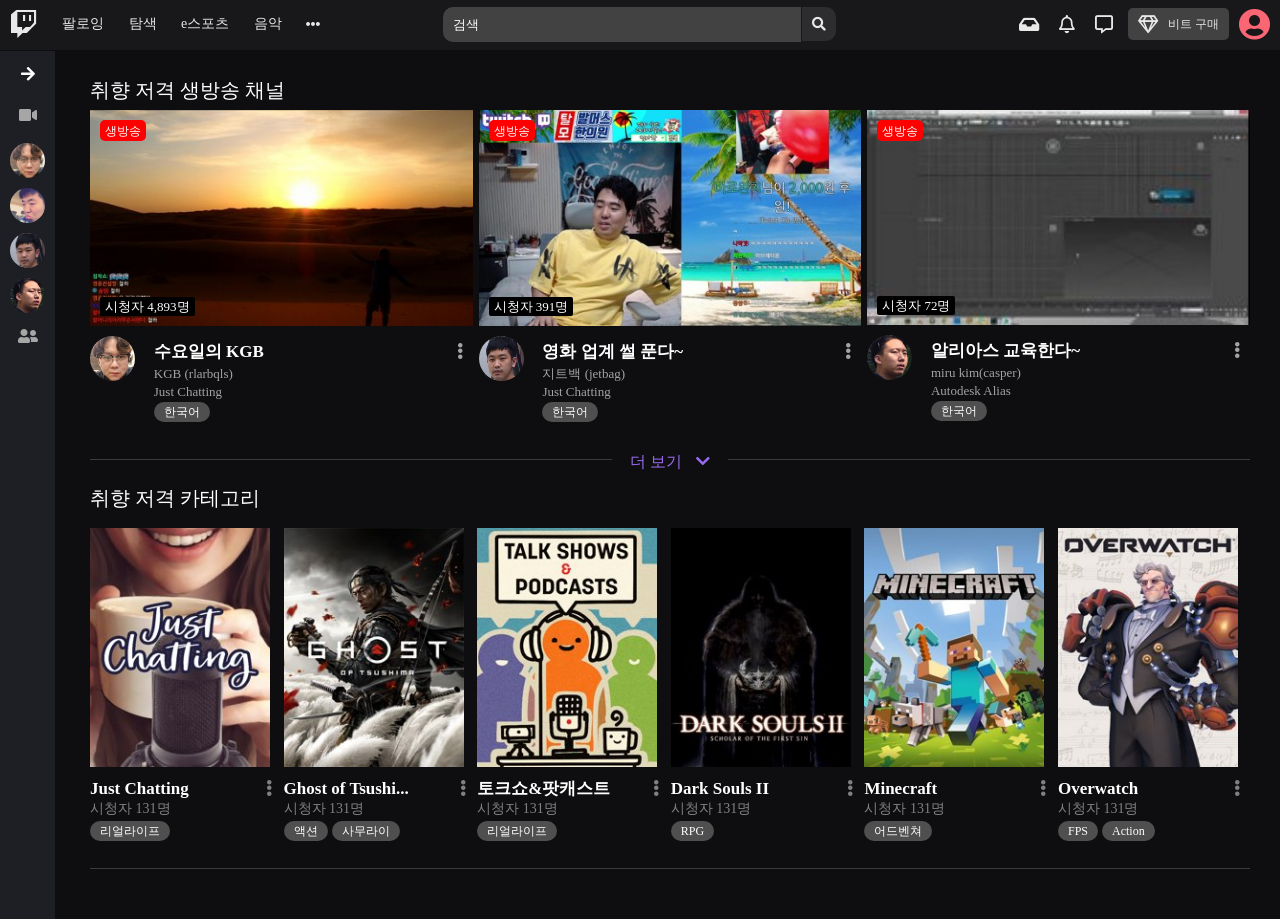
<file: index.html>
<!DOCTYPE html>
<html lang="en">
  <head>
    <meta charset="UTF-8" />
    <meta name="viewport" content="width=device-width, initial-scale=1.0" />
    <link
      rel="stylesheet"
      href="https://use.fontawesome.com/releases/v5.14.0/css/all.css"
      integrity="sha384-HzLeBuhoNPvSl5KYnjx0BT+WB0QEEqLprO+NBkkk5gbc67FTaL7XIGa2w1L0Xbgc"
      crossorigin="anonymous"
    />
    <link rel="stylesheet" href="css/styles.css" />
    <title>Twitch</title>
  </head>
  <body>
    <header class="header">
      <div class="header__column">
        <a href="index.html" class="header__link">
          <i class="fab fa-twitch fa-2x"></i>
        </a>
        <a href="following.html" class="header__link">
          <span class="header__title">팔로잉</span>
        </a>
        <a href="explore.html" class="header__link">
          <span class="header__title">탐색</span>
        </a>

        <a href="esports.html" class="header__link">
          <span class="header__title">e스포츠</span>
        </a>
        <a href="music.html" class="header__link">
          <span class="header__title">음악</span>
        </a>
        <a href="" class="header__link">
          <i class="fas fa-ellipsis-h"></i>
        </a>
      </div>

      <div class="header__column">
        <span class="header__search-bar">
          <input type="text" class="header__search-text" placeholder="검색" />
          <i class="fas fa-search"></i>
        </span>
      </div>
      <div class="header__column">
        <i class="fas fa-inbox header__btn"></i>
        <i class="far fa-bell header__btn"></i>
        <i class="far fa-comment-alt header__btn"></i>
        <span class="header__btn buy-btn">
          <i class="far fa-gem"></i>
          <span class="header__btn-title">비트 구매</span>
        </span>
        <i class="fas fa-user-circle fa-2x user__profile"></i>
      </div>
    </header>
    <nav class="nav">
      <i class="fas fa-arrow-right"></i>
      <i class="fas fa-video"></i>
      <img src="images/user1.png" class="nav__user" />
      <img src="images/user2.png" class="nav__user" />
      <img src="images/user3.png" class="nav__user" />
      <img src="images/user4.png" class="nav__user" />
      <i class="fas fa-user-friends"></i>
    </nav>
    <main class="main">
      <div class="screen">
        <div class="screen__carousel"></div>
        <div class="screen__channels">
          <div class="screen__channels__title">취향 저격 생방송 채널</div>
          <ul class="screen__channels-list">
            <li class="channel">
              <div class="channel__screen">
                <img src="images/screen1.jpg" class="channel__screen-shot" />
                <span class="channel__screen-status">생방송</span>
                <span class="channel__screen-number">시청자 4,893명</span>
              </div>

              <div class="channel__info">
                <div class="channel__column">
                <img src="images/user1.png" class="channel__user" />
                </div>
                <div class="channel__column">
                  <div class="channel__row">
                    <div class="channel__descript">
                      <div class="channel__title">수요일의 KGB</div>
                      <div class="channel__name">KGB (rlarbqls)</div>
                      <div class="channel__status">Just Chatting</div>
                    </div>
                    <div class="channel__more-btn">
                      <i class="fas fa-ellipsis-v"></i>
                    </div>
                  </div>
                  <div class="channel__row">
                    <div class="channel__tag">
                      <span class="tag__name">한국어</span>
                    </div>
                  </div>
                </div>
              </div>
            </li>
            <li class="channel">
              <div class="channel__screen">
                <img src="images/screen3.jpg" class="channel__screen-shot" />
                <span class="channel__screen-status">생방송</span>
                <span class="channel__screen-number">시청자 391명</span>
              </div>

              <div class="channel__info">
                <div class="channel__column">
                <img src="images/user3.png" class="channel__user" />
                </div>
                <div class="channel__column">
                  <div class="channel__row">
                    <div class="channel__descript">
                      <div class="channel__title">영화 업계 썰 푼다~</div>
                      <div class="channel__name">지트백 (jetbag)</div>
                      <div class="channel__status">Just Chatting</div>
                    </div>
                    <div class="channel__more-btn">
                      <i class="fas fa-ellipsis-v"></i>
                    </div>
                  </div>
                  <div class="channel__row">
                    <div class="channel__tag">
                      <span class="tag__name">한국어</span>
                    </div>
                  </div>
                </div>
              </div>
            </li><li class="channel">
              <div class="channel__screen">
                <img src="images/screen4.jpg" class="channel__screen-shot" />
                <span class="channel__screen-status">생방송</span>
                <span class="channel__screen-number">시청자 72명</span>
              </div>

              <div class="channel__info">
                <div class="channel__column">
                <img src="images/user4.png" class="channel__user" />
                </div>
                <div class="channel__column">
                  <div class="channel__row">
                    <div class="channel__descript">
                      <div class="channel__title">알리아스 교육한다~</div>
                      <div class="channel__name">miru kim(casper)</div>
                      <div class="channel__status">Autodesk Alias</div>
                    </div>
                    <div class="channel__more-btn">
                      <i class="fas fa-ellipsis-v"></i>
                    </div>
                  </div>
                  <div class="channel__row">
                    <div class="channel__tag">
                      <span class="tag__name">한국어</span>
                    </div>
                  </div>
                </div>
              </div>
            </li>
          </ul>
        </div>
        <section class="screen__division-btn">
          <div class="screen__division-half"></div>
          <div class="division__button">더 보기 
            <i class="fas fa-chevron-down"></i>
          </div>
          <div class="screen__division-half"></div>
        </section>
        <div class="screen__categories">
          <div class="screen__channels__title">취향 저격 카테고리</div>
          <ul class="screen__categories-list">
            <li class="category">
              <img
                src="images/Just Chatting-188x250.jpg"
                alt=""
                class="category__picture"
              />
              <div class="category__title">
                <span class="title-name">Just Chatting</span>
                <i class="fas fa-ellipsis-v"></i>
              </div>
              <span class="category__number">시청자 131명</span>
              <span class="tag__name">리얼라이프</span>
            </li>
            <li class="category">
              <img
                src="images/Ghost of Tsushima-188x250.jpg"
                alt=""
                class="category__picture"
              />
              <div class="category__title">
                <span class="title-name">Ghost of Tsushi...</span>
                <i class="fas fa-ellipsis-v"></i>
              </div>
              <span class="category__number">시청자 131명</span>
              <span class="tag__name">액션</span>
              <span class="tag__name">사무라이</span>
            </li>
            <li class="category">
              <img
                src="images/Talk Shows & Podcasts-188x250.jpg"
                alt=""
                class="category__picture"
              />
              <div class="category__title">
                <span class="title-name">토크쇼&팟캐스트</span>
                <i class="fas fa-ellipsis-v"></i>
              </div>
              <span class="category__number">시청자 131명</span>
              <span class="tag__name">리얼라이프</span>
            </li>
            <li class="category">
              <img
                src="images/Dark Souls II_ Scholar of the First Sin-188x250.jpg"
                alt=""
                class="category__picture"
              />
              <div class="category__title">
                <span class="title-name">Dark Souls II</span>
                <i class="fas fa-ellipsis-v"></i>
              </div>
              <span class="category__number">시청자 131명</span>
              <span class="tag__name">RPG</span>
            </li>
            <li class="category">
              <img
                src="images/Minecraft-188x250.jpg"
                alt=""
                class="category__picture"
              />
              <div class="category__title">
                <span class="title-name">Minecraft</span>
                <i class="fas fa-ellipsis-v"></i>
              </div>
              <span class="category__number">시청자 131명</span>
              <span class="tag__name">어드벤쳐</span>
            </li>
            <li class="category">
              <img
                src="images/Overwatch-188x250.jpg"
                alt=""
                class="category__picture"
              />
              <div class="category__title">
                <span class="title-name">Overwatch</span>
                <i class="fas fa-ellipsis-v"></i>
              </div>
              <span class="category__number">시청자 131명</span>
              <span class="tag__name">FPS</span>
              <span class="tag__name">Action</span>
            </li>
          </ul>
        </div>
        <section class="screen__division"></section>
      </div>
    </main>
  </body>
</html>
</file>
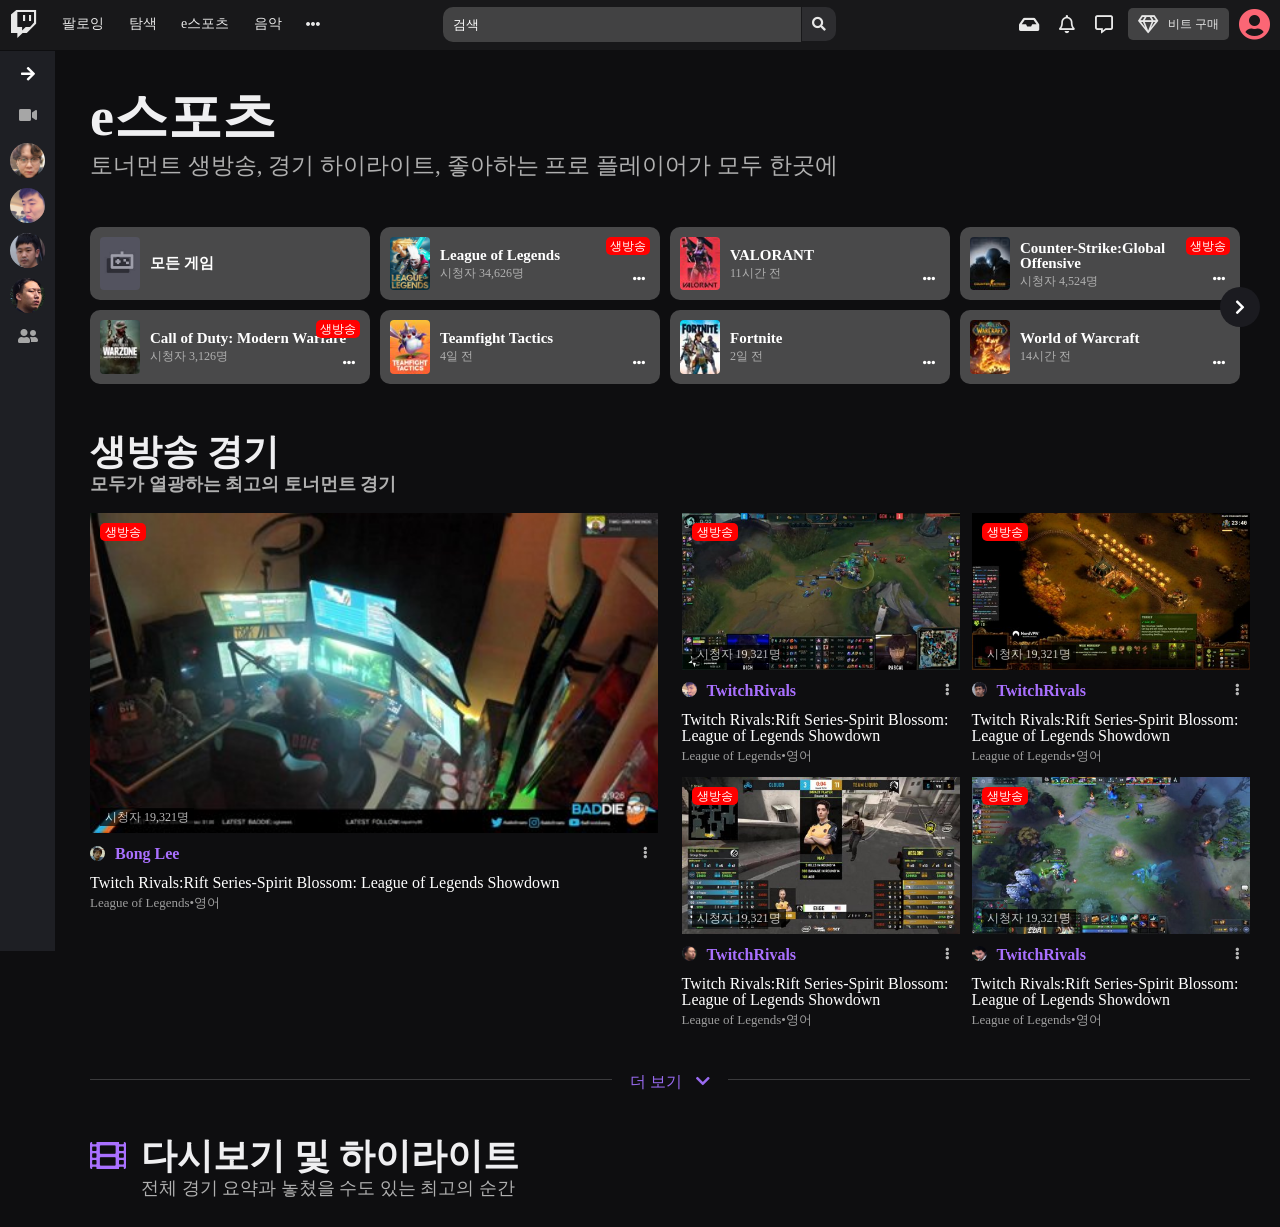
<file: esports.html>
<!DOCTYPE html>
<html lang="en">
  <head>
    <meta charset="UTF-8" />
    <meta name="viewport" content="width=device-width, initial-scale=1.0" />
    <link
      rel="stylesheet"
      href="https://use.fontawesome.com/releases/v5.14.0/css/all.css"
      integrity="sha384-HzLeBuhoNPvSl5KYnjx0BT+WB0QEEqLprO+NBkkk5gbc67FTaL7XIGa2w1L0Xbgc"
      crossorigin="anonymous"
    />
    <link rel="stylesheet" href="css/styles.css" />
    <title>Twitch</title>
  </head>
  <body>
    <header class="header">
      <div class="header__column">
        <a href="index.html" class="header__link">
          <i class="fab fa-twitch fa-2x"></i>
        </a>
        <a href="following.html" class="header__link">
          <span class="header__title">팔로잉</span>
        </a>
        <a href="explore.html" class="header__link">
          <span class="header__title">탐색</span>
        </a>

        <a href="esports.html" class="header__link">
          <span class="header__title">e스포츠</span>
        </a>
        <a href="music.html" class="header__link">
          <span class="header__title">음악</span>
        </a>
        <a href="" class="header__link">
          <i class="fas fa-ellipsis-h"></i>
        </a>
      </div>

      <div class="header__column">
        <span class="header__search-bar">
          <input type="text" class="header__search-text" placeholder="검색" />
          <i class="fas fa-search"></i>
        </span>
      </div>
      <div class="header__column">
        <i class="fas fa-inbox header__btn"></i>
        <i class="far fa-bell header__btn"></i>
        <i class="far fa-comment-alt header__btn"></i>
        <span class="header__btn buy-btn">
          <i class="far fa-gem"></i>
          <span class="header__btn-title">비트 구매</span>
        </span>
        <i class="fas fa-user-circle fa-2x user__profile"></i>
      </div>
    </header>
    <nav class="nav">
      <i class="fas fa-arrow-right"></i>
      <i class="fas fa-video"></i>
      <img src="images/user1.png" class="nav__user" />
      <img src="images/user2.png" class="nav__user" />
      <img src="images/user3.png" class="nav__user" />
      <img src="images/user4.png" class="nav__user" />
      <i class="fas fa-user-friends"></i>
    </nav>
    <main class="main">
      <div class="screen">
        <div class="screen__title">e스포츠</div>
        <div class="screen__description">
          토너먼트 생방송, 경기 하이라이트, 좋아하는 프로 플레이어가 모두 한곳에
        </div>
        <div class="esports__banners">
          <ul class="esports__banners-list">
            <li class="esports__banner">
              <div class="banner_column">
                <img
                  src="images/Games + Demos-285x380.jpg"
                  alt=""
                  class="banner__picture"
                />
                <div class="banner__info">
                  <div class="banner__title">모든 게임</div>
                  
                </div>
              </div>
              
            </li>
            <li class="esports__banner">
              <div class="banner_column">
                <img
                  src="images/League of Legends-188x250.jpg"
                  alt=""
                  class="banner__picture"
                />
                <div class="banner__info">
                  <div class="banner__title">League of Legends</div>
                  <div class="banner__description">시청자 34,626명</div>
                </div>
              </div>
              <div class="banner__live">생방송</div>
              <i class="fas fa-ellipsis-h"></i>
            </li>
            <li class="esports__banner">
              <div class="banner_column">
                <img
                  src="images/VALORANT-48x64.jpg"
                  alt=""
                  class="banner__picture"
                />
                <div class="banner__info">
                  <div class="banner__title">VALORANT</div>
                  <div class="banner__description">11시간 전</div>
                </div>
              </div>
              <i class="fas fa-ellipsis-h"></i>
            </li>
            <li class="esports__banner">
              <div class="banner_column">
                <img
                  src="images/Counter-Strike_ Global Offensive-48x64.jpg"
                  alt=""
                  class="banner__picture"
                />
                <div class="banner__info">
                  <div class="banner__title">Counter-Strike:Global Offensive</div>
                  <div class="banner__description">시청자 4,524명</div>
                </div>
              </div>
              <div class="banner__live">생방송</div>
              <i class="fas fa-ellipsis-h"></i>
            </li>
            
            
          </ul>
          <ul class="esports__banners-list">
            <li class="esports__banner">
              <div class="banner_column">
                <img
                  src="images/Call of Duty_ Modern Warfare-48x64.jpg"
                  alt=""
                  class="banner__picture"
                />
                <div class="banner__info">
                  <div class="banner__title">Call of Duty: Modern Warfare</div>
                  <div class="banner__description">시청자 3,126명</div>
                </div>
              </div>
              <div class="banner__live">생방송</div>
              <i class="fas fa-ellipsis-h"></i>
            </li>
            <li class="esports__banner">
              <div class="banner_column">
                <img
                  src="images/Teamfight Tactics-48x64.jpg"
                  alt=""
                  class="banner__picture"
                />
                <div class="banner__info">
                  <div class="banner__title">Teamfight Tactics</div>
                  <div class="banner__description">4일 전</div>
                </div>
              </div>
              <i class="fas fa-ellipsis-h"></i>
            </li>
            <li class="esports__banner">
              <div class="banner_column">
                <img
                  src="images/Fortnite-48x64.jpg"
                  alt=""
                  class="banner__picture"
                />
                <div class="banner__info">
                  <div class="banner__title">Fortnite</div>
                  <div class="banner__description">2일 전</div>
                </div>
              </div>
              <i class="fas fa-ellipsis-h"></i>
            </li>
            <li class="esports__banner">
              <div class="banner_column">
                <img
                  src="images/World of Warcraft-48x64.jpg"
                  alt=""
                  class="banner__picture"
                />
                <div class="banner__info">
                  <div class="banner__title">World of Warcraft</div>
                  <div class="banner__description">14시간 전</div>
                </div>
              </div>
              <i class="fas fa-ellipsis-h"></i>
            </li>
            
            
          </ul>
          <div class="banner__next-btn">
            <i class="fas fa-chevron-right"></i>
          </div>
        </div>
        <div class="esports__livegame">
          <div class="esports__livegame-title">생방송 경기</div>
          <div class="esports__livegame-description">
            모두가 열광하는 최고의 토너먼트 경기
          </div>
          <div class="livegame">
            <div class="livegame__column-big">
              <div class="livegame__feed">
                <div class="livegame__feed-video">
                  <img src="images/live6.jpg" alt="" class="video" />
                  <div class="livegame__feed-onair">생방송</div>
                  <div class="livegame__feed-number">시청자 19,321명</div>
                </div>
              </div>
              <div class="livegame__channel-bar">
                <div class="channel__name-group">
                  <img src="images/user5.png" class="nav__user" />
                  <div class="livegame__channel-name">Bong Lee</div>
                </div>
                <i class="fas fa-ellipsis-v"></i>
              </div>
              <div class="livegame__channel-title">
                Twitch Rivals:Rift Series-Spirit Blossom: League of Legends
                Showdown
              </div>
              <div class="livegame__game-title">League of Legends•영어</div>
            </div>
            <div class="livegame__column-small">
              <ul class="livegame__small-list">
                <li class="livegame__small-channel">
                  <div class="livegame__feed">
                    <div class="livegame__feed-video">
                      <img src="images/live5.jpg" alt="" class="video" />
                      <div class="livegame__feed-onair">생방송</div>
                      <div class="livegame__feed-number">시청자 19,321명</div>
                    </div>
                  </div>
                  <div class="livegame__channel-bar">
                    <div class="channel__name-group">
                      <img src="images/user2.png" class="nav__user" />
                      <div class="livegame__channel-name">TwitchRivals</div>
                    </div>
                    <i class="fas fa-ellipsis-v"></i>
                  </div>
                  <div class="livegame__channel-title">
                    Twitch Rivals:Rift Series-Spirit Blossom: League of Legends
                    Showdown
                  </div>
                  <div class="livegame__game-title">League of Legends•영어</div>
                </li>
                <li class="livegame__small-channel">
                  <div class="livegame__feed">
                    <div class="livegame__feed-video">
                      <img src="images/live2.jpg" alt="" class="video" />
                      <div class="livegame__feed-onair">생방송</div>
                      <div class="livegame__feed-number">시청자 19,321명</div>
                    </div>
                  </div>
                  <div class="livegame__channel-bar">
                    <div class="channel__name-group">
                      <img src="images/user3.png" class="nav__user" />
                      <div class="livegame__channel-name">TwitchRivals</div>
                    </div>
                    <i class="fas fa-ellipsis-v"></i>
                  </div>
                  <div class="livegame__channel-title">
                    Twitch Rivals:Rift Series-Spirit Blossom: League of Legends
                    Showdown
                  </div>
                  <div class="livegame__game-title">League of Legends•영어</div>
                </li>
                <li class="livegame__small-channel">
                  <div class="livegame__feed">
                    <div class="livegame__feed-video">
                      <img src="images/live3.jpg" alt="" class="video" />
                      <div class="livegame__feed-onair">생방송</div>
                      <div class="livegame__feed-number">시청자 19,321명</div>
                    </div>
                  </div>
                  <div class="livegame__channel-bar">
                    <div class="channel__name-group">
                      <img src="images/user4.png" class="nav__user" />
                      <div class="livegame__channel-name">TwitchRivals</div>
                    </div>
                    <i class="fas fa-ellipsis-v"></i>
                  </div>
                  <div class="livegame__channel-title">
                    Twitch Rivals:Rift Series-Spirit Blossom: League of Legends
                    Showdown
                  </div>
                  <div class="livegame__game-title">League of Legends•영어</div>
                </li>
                <li class="livegame__small-channel">
                  <div class="livegame__feed">
                    <div class="livegame__feed-video">
                      <img src="images/live4.jpg" alt="" class="video" />
                      <div class="livegame__feed-onair">생방송</div>
                      <div class="livegame__feed-number">시청자 19,321명</div>
                    </div>
                  </div>
                  <div class="livegame__channel-bar">
                    <div class="channel__name-group">
                      <img src="images/user6.png" class="nav__user" />
                      <div class="livegame__channel-name">TwitchRivals</div>
                    </div>
                    <i class="fas fa-ellipsis-v"></i>
                  </div>
                  <div class="livegame__channel-title">
                    Twitch Rivals:Rift Series-Spirit Blossom: League of Legends
                    Showdown
                  </div>
                  <div class="livegame__game-title">League of Legends•영어</div>
                </li>
              </ul>
            </div>
          </div>
        </div>
        <section class="screen__division-btn">
          <div class="screen__division-half"></div>
          <div class="division__button">
            더 보기
            <i class="fas fa-chevron-down"></i>
          </div>
          <div class="screen__division-half"></div>
        </section>
        <div class="esports__highlight">
          <div class="esports__highlight-title">
            <i class="fas fa-film"></i>

            <div class="highlight-title__box">
              <div class="highlight-title__title">다시보기 및 하이라이트</div>
              <span class="highlight-title__description">
                전체 경기 요약과 놓쳤을 수도 있는 최고의 순간
              </span>
            </div>
          </div>
        </div>
      </div>
    </main>
  </body>
</html>
</file>
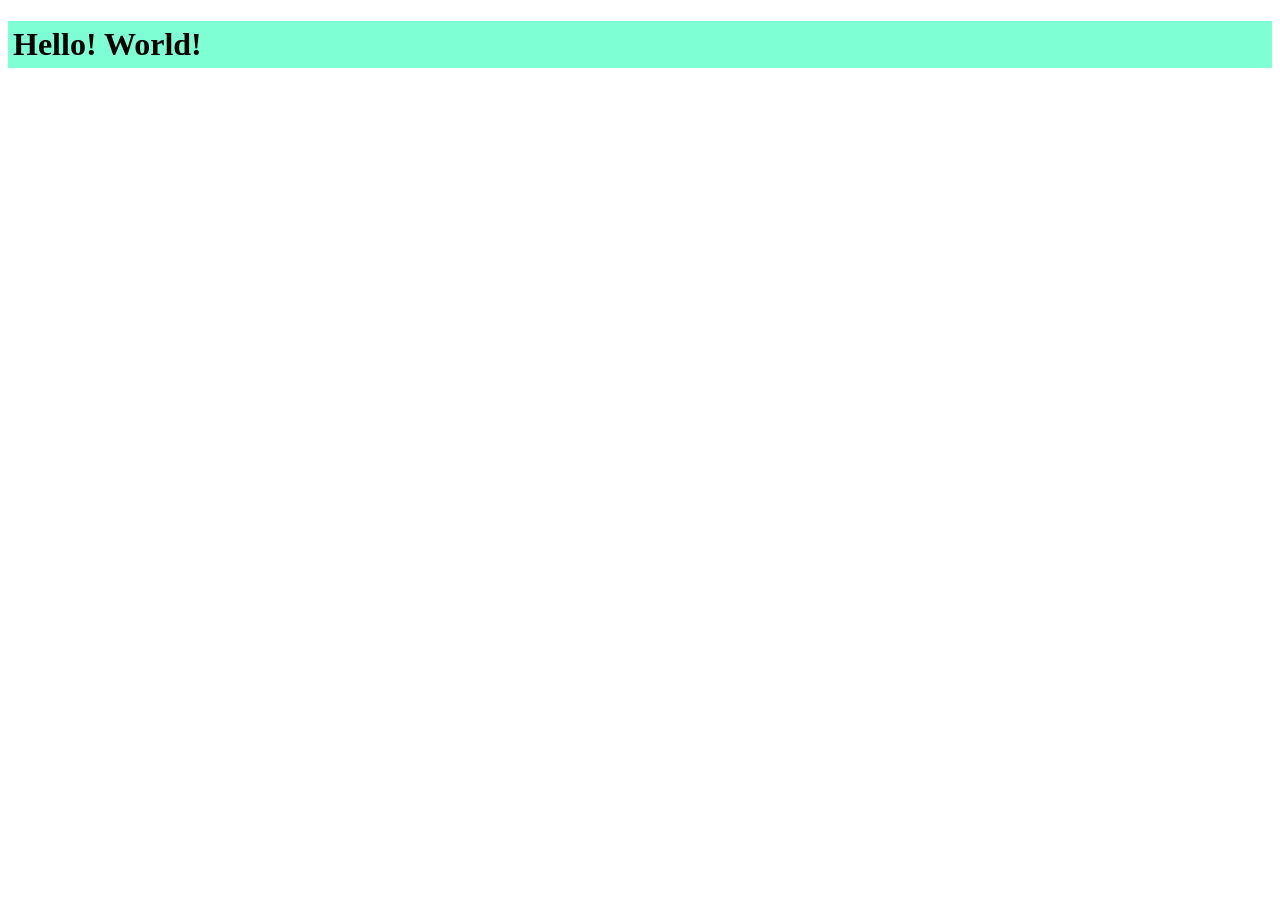
<file: etc.html>
<!DOCTYPE html>
<html lang="en">
<head>
    <meta charset="UTF-8">
    <meta name="viewport" content="width=device-width, initial-scale=1.0">
    <title>Document</title>
</head>
<body>
    
    <h1>Hello! World!</h1>

    <style>
        h1{
            padding: 5px;
            background-color: aquamarine;
            white-space:nowrap;
            
        }
    </style>
</body>
</html>
</file>
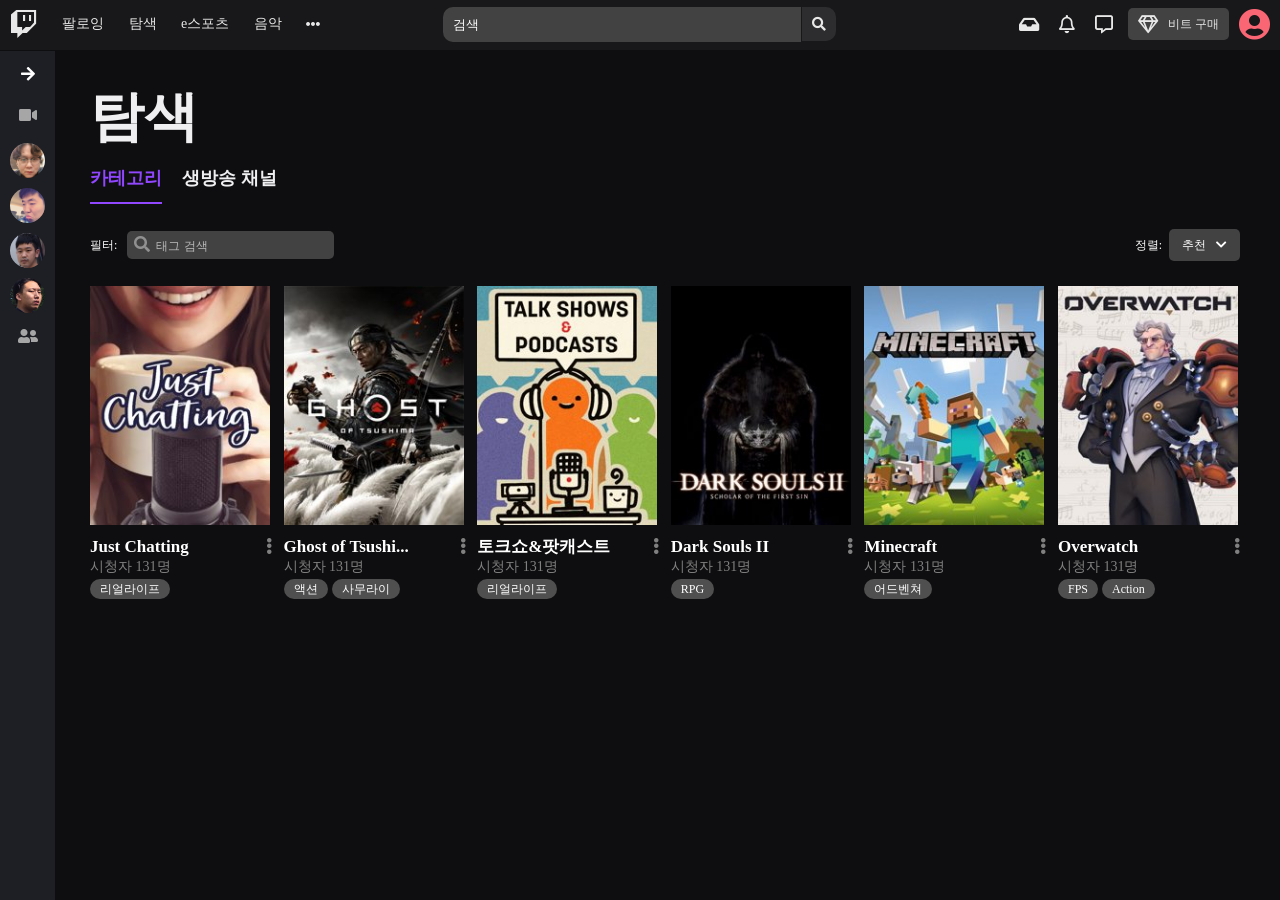
<file: explore.html>
<!DOCTYPE html>
<html lang="en">
  <head>
    <meta charset="UTF-8" />
    <meta name="viewport" content="width=device-width, initial-scale=1.0" />
    <link
      rel="stylesheet"
      href="https://use.fontawesome.com/releases/v5.14.0/css/all.css"
      integrity="sha384-HzLeBuhoNPvSl5KYnjx0BT+WB0QEEqLprO+NBkkk5gbc67FTaL7XIGa2w1L0Xbgc"
      crossorigin="anonymous"
    />
    <link rel="stylesheet" href="css/styles.css" />
    <title>Twitch</title>
  </head>
  <body>
    <header class="header">
      <div class="header__column">
        <a href="index.html" class="header__link">
         
        <i class="fab fa-twitch fa-2x"></i>
        
        </a>
        <a href="following.html" class="header__link">
          <span class="header__title">팔로잉</span>
        </a>
        <a href="explore.html" class="header__link">
          <span class="header__title">탐색</span>
        </a>
      
        <a href="esports.html" class="header__link">
          <span class="header__title">e스포츠</span>
        </a>
        <a href="music.html" class="header__link">
          <span class="header__title">음악</span>
        </a>
        <a href="" class="header__link">
        <i class="fas fa-ellipsis-h"></i>
      </a>
      </div>

      <div class="header__column">
        <span class="header__search-bar">
          <input type="text" class="header__search-text" placeholder="검색" />
          <i class="fas fa-search"></i>
        </span>
      </div>
      <div class="header__column">
        <i class="fas fa-inbox header__btn"></i>
        <i class="far fa-bell header__btn"></i>
        <i class="far fa-comment-alt header__btn"></i>
        <span class="header__btn buy-btn">
          <i class="far fa-gem"></i>
          <span class="header__btn-title">비트 구매</span>
        </span>
        <i class="fas fa-user-circle fa-2x user__profile"></i>
      </div>
    </header>
    <nav class="nav">
      <i class="fas fa-arrow-right"></i>
      <i class="fas fa-video"></i>
      <img src="images/user1.png" class="nav__user" />
      <img src="images/user2.png" class="nav__user" />
      <img src="images/user3.png" class="nav__user" />
      <img src="images/user4.png" class="nav__user" />
      <i class="fas fa-user-friends"></i>
    </nav>
    <main class="main">

      <div class="screen">
        <div class="screen__title">탐색</div>
        <div class="screen__nav">
          <ul class="screen__nav-list">
            <li class="screen__nav-title">
              카테고리
            </li>
            <li class="screen__nav-title">
              생방송 채널
            </li>
           
          </ul>
        </div>
        <div class="explore__arrange-bar">
            <div class="arrange-bar__filter">
                <span class="filter__title">필터:</span>
                <div class="filter__search-box">
                    <i class="fas fa-search"></i>
                    <input type="text" class="search-tag" placeholder="태그 검색">
                </div>
            </div>
            <div class="arrange-bar__etc"></div>
            <div class="arrange-bar__arrange">
                <span class="arrange__title">정렬:</span>
                <div class="arrange_dropdown-btn">
                    <span class="btn-title">추천</span>
                    <i class="fas fa-chevron-down"></i>
                </div>
            </div>
        </div>


      <div class="screen__categories">
        <ul class="screen__categories-list">
          <li class="category">
            <img
              src="images/Just Chatting-188x250.jpg"
              alt=""
              class="category__picture"
            />
            <div class="category__title">
              <span class="title-name">Just Chatting</span>
              <i class="fas fa-ellipsis-v"></i>
            </div>
            <span class="category__number">시청자 131명</span>
            <span class="tag__name">리얼라이프</span>
          </li>
          <li class="category">
            <img
              src="images/Ghost of Tsushima-188x250.jpg"
              alt=""
              class="category__picture"
            />
            <div class="category__title">
              <span class="title-name">Ghost of Tsushi...</span>
              <i class="fas fa-ellipsis-v"></i>
            </div>
            <span class="category__number">시청자 131명</span>
            <span class="tag__name">액션</span>
            <span class="tag__name">사무라이</span>
          </li>
          <li class="category">
            <img
              src="images/Talk Shows & Podcasts-188x250.jpg"
              alt=""
              class="category__picture"
            />
            <div class="category__title">
              <span class="title-name">토크쇼&팟캐스트</span>
              <i class="fas fa-ellipsis-v"></i>
            </div>
            <span class="category__number">시청자 131명</span>
            <span class="tag__name">리얼라이프</span>
          </li>
          <li class="category">
            <img
              src="images/Dark Souls II_ Scholar of the First Sin-188x250.jpg"
              alt=""
              class="category__picture"
            />
            <div class="category__title">
              <span class="title-name">Dark Souls II</span>
              <i class="fas fa-ellipsis-v"></i>
            </div>
            <span class="category__number">시청자 131명</span>
            <span class="tag__name">RPG</span>
          </li>
          <li class="category">
            <img
              src="images/Minecraft-188x250.jpg"
              alt=""
              class="category__picture"
            />
            <div class="category__title">
              <span class="title-name">Minecraft</span>
              <i class="fas fa-ellipsis-v"></i>
            </div>
            <span class="category__number">시청자 131명</span>
            <span class="tag__name">어드벤쳐</span>
          </li>
          <li class="category">
            <img
              src="images/Overwatch-188x250.jpg"
              alt=""
              class="category__picture"
            />
            <div class="category__title">
              <span class="title-name">Overwatch</span>
              <i class="fas fa-ellipsis-v"></i>
            </div>
            <span class="category__number">시청자 131명</span>
            <span class="tag__name">FPS</span>
            <span class="tag__name">Action</span>
          </li>
        </ul>
      </div>
    </main>
  </body>
</html>
</file>
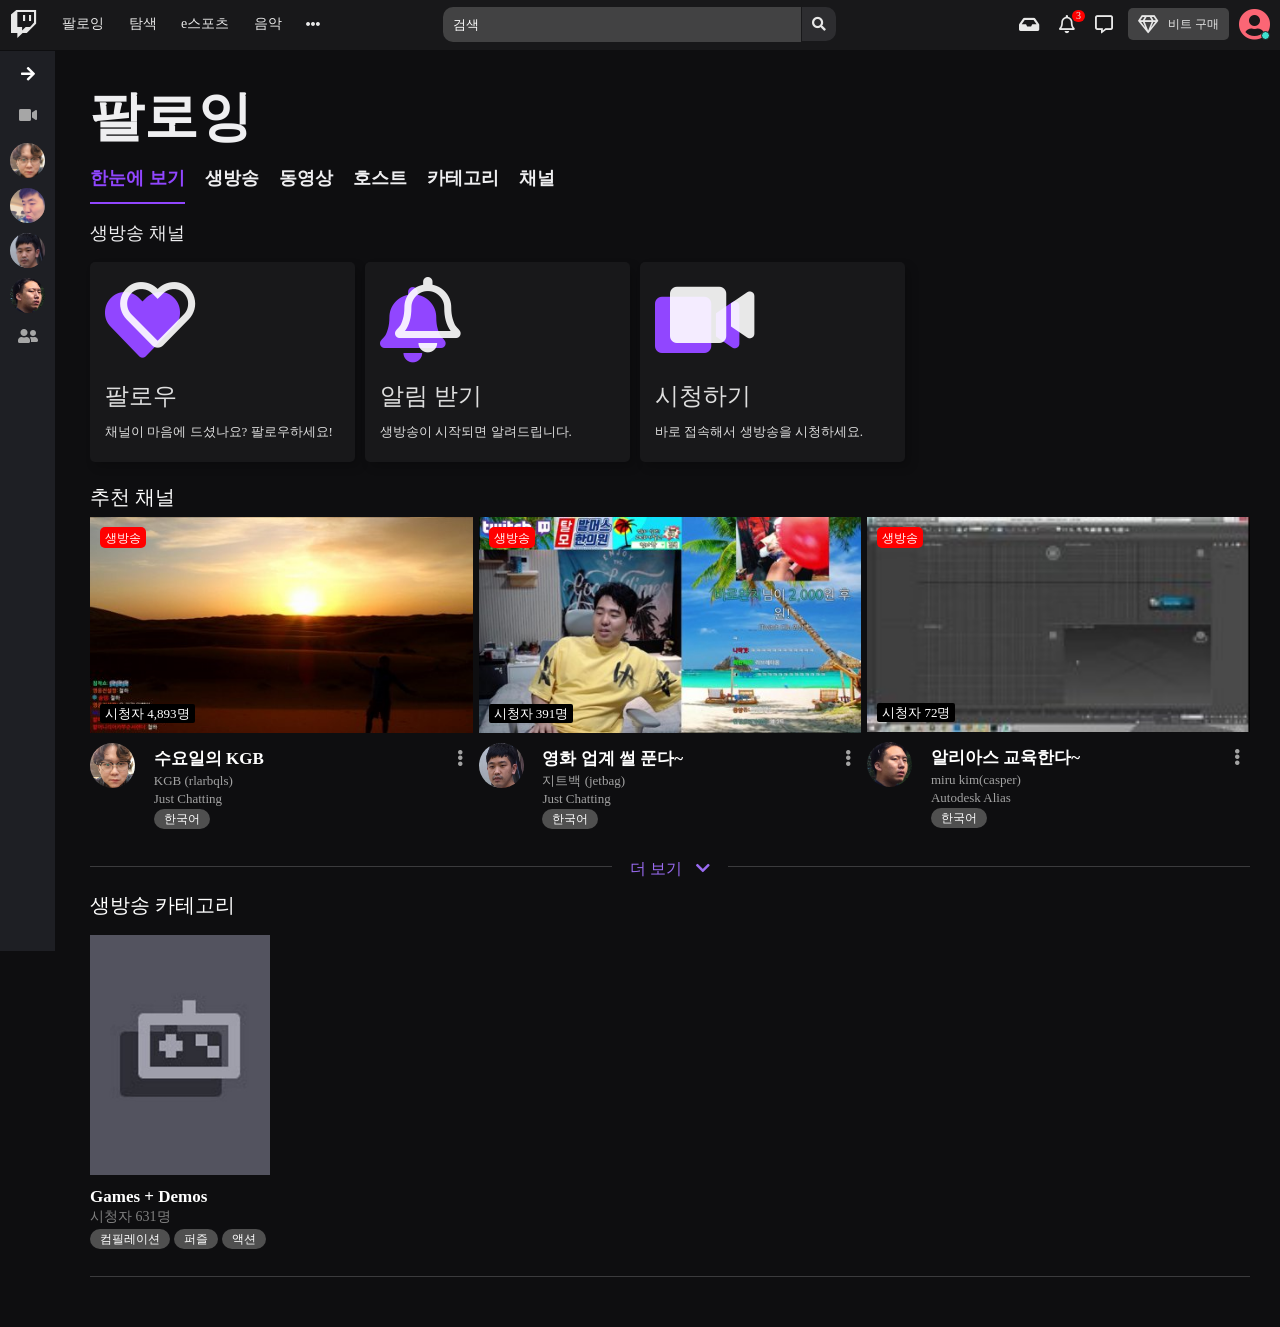
<file: following.html>
<!DOCTYPE html>
<html lang="en">
  <head>
    <meta charset="UTF-8" />
    <meta name="viewport" content="width=device-width, initial-scale=1.0" />
    <link
      rel="stylesheet"
      href="https://use.fontawesome.com/releases/v5.14.0/css/all.css"
      integrity="sha384-HzLeBuhoNPvSl5KYnjx0BT+WB0QEEqLprO+NBkkk5gbc67FTaL7XIGa2w1L0Xbgc"
      crossorigin="anonymous"
    />
    <link rel="stylesheet" href="css/styles.css" />
    <title>Twitch</title>
  </head>
  <body>
    <header class="header">
      <div class="header__column">
        <a href="index.html" class="header__link">
          <i class="fab fa-twitch fa-2x"></i>
        </a>
        <a href="following.html" class="header__link">
          <span class="header__title">팔로잉</span>
        </a>
        <a href="explore.html" class="header__link">
          <span class="header__title">탐색</span>
        </a>

        <a href="esports.html" class="header__link">
          <span class="header__title">e스포츠</span>
        </a>
        <a href="music.html" class="header__link">
          <span class="header__title">음악</span>
        </a>
        <a href="" class="header__link">
          <i class="fas fa-ellipsis-h"></i>
        </a>
      </div>

      <div class="header__column">
        <span class="header__search-bar">
          <input type="text" class="header__search-text" placeholder="검색" />
          <i class="fas fa-search"></i>
        </span>
      </div>
      <div class="header__column">
        <i class="fas fa-inbox header__btn"></i>
        <div class="bell-box">
          <i class="far fa-bell header__btn"></i>
          <div class="alarm-notice">3</div>
        </div>
       <i class="far fa-comment-alt header__btn"></i>
        <span class="header__btn buy-btn">
          <i class="far fa-gem"></i>
          <span class="header__btn-title">비트 구매</span>
        </span>
        <div class="user__profile-box">
          <i class="fas fa-user-circle fa-2x user__profile"></i>
          <div class="user__online-dot"></div>
        </div>
      </div>
    </header>
    <nav class="nav">
      <i class="fas fa-arrow-right"></i>
      <i class="fas fa-video"></i>
      <img src="images/user1.png" class="nav__user" />
      <img src="images/user2.png" class="nav__user" />
      <img src="images/user3.png" class="nav__user" />
      <img src="images/user4.png" class="nav__user" />
      <i class="fas fa-user-friends"></i>
    </nav>
    <main class="main">
      <div class="screen">
        <div class="screen__title">팔로잉</div>
        <div class="screen__nav">
          <ul class="screen__nav-list">
            <li class="screen__nav-title">
              한눈에 보기
            </li>
            <li class="screen__nav-title">
              생방송
            </li>
            <li class="screen__nav-title">
              동영상
            </li>
            <li class="screen__nav-title">
              호스트
            </li>
            <li class="screen__nav-title">
              카테고리
            </li>
            <li class="screen__nav-title">
              채널
            </li>
          </ul>
        </div>
        <div class="screen__section">
          <div class="screen__section-title">생방송 채널</div>
          <ul class="screen__section-list section">
            <li class="section__icon-box">
              <i class="fas fa-heart"></i>
              <i class="far fa-heart overlay"></i>
              <div class="icon-box__title">팔로우</div>
              <span class="icon-box__description"
                >채널이 마음에 드셨나요? 팔로우하세요!</span
              >
            </li>
            <li class="section__icon-box">
              <i class="fas fa-bell"></i>
              <i class="far fa-bell overlay"></i>
              <div class="icon-box__title">알림 받기</div>
              <span class="icon-box__description"
                >생방송이 시작되면 알려드립니다.</span
              >
            </li>
            <li class="section__icon-box">
              <i class="fas fa-video"></i>
              <i class="fas fa-video overlay"></i>
              <div class="icon-box__title">시청하기</div>
              <span class="icon-box__description"
                >바로 접속해서 생방송을 시청하세요.</span
              >
            </li>
          </ul>
        </div>
        <div class="screen__channels">
          <div class="screen__channels__title">추천 채널</div>
          <ul class="screen__channels-list">
            <li class="channel">
              <div class="channel__screen">
                <img src="images/screen1.jpg" class="channel__screen-shot" />
                <span class="channel__screen-status">생방송</span>
                <span class="channel__screen-number">시청자 4,893명</span>
              </div>

              <div class="channel__info">
                <div class="channel__column">
                  <img src="images/user1.png" class="channel__user" />
                </div>
                <div class="channel__column">
                  <div class="channel__row">
                    <div class="channel__descript">
                      <div class="channel__title">수요일의 KGB</div>
                      <div class="channel__name">KGB (rlarbqls)</div>
                      <div class="channel__status">Just Chatting</div>
                    </div>
                    <div class="channel__more-btn">
                      <i class="fas fa-ellipsis-v"></i>
                    </div>
                  </div>
                  <div class="channel__row">
                    <div class="channel__tag">
                      <span class="tag__name">한국어</span>
                    </div>
                  </div>
                </div>
              </div>
            </li>
            <li class="channel">
              <div class="channel__screen">
                <img src="images/screen3.jpg" class="channel__screen-shot" />
                <span class="channel__screen-status">생방송</span>
                <span class="channel__screen-number">시청자 391명</span>
              </div>

              <div class="channel__info">
                <div class="channel__column">
                  <img src="images/user3.png" class="channel__user" />
                </div>
                <div class="channel__column">
                  <div class="channel__row">
                    <div class="channel__descript">
                      <div class="channel__title">영화 업계 썰 푼다~</div>
                      <div class="channel__name">지트백 (jetbag)</div>
                      <div class="channel__status">Just Chatting</div>
                    </div>
                    <div class="channel__more-btn">
                      <i class="fas fa-ellipsis-v"></i>
                    </div>
                  </div>
                  <div class="channel__row">
                    <div class="channel__tag">
                      <span class="tag__name">한국어</span>
                    </div>
                  </div>
                </div>
              </div>
            </li>
            <li class="channel">
              <div class="channel__screen">
                <img src="images/screen4.jpg" class="channel__screen-shot" />
                <span class="channel__screen-status">생방송</span>
                <span class="channel__screen-number">시청자 72명</span>
              </div>

              <div class="channel__info">
                <div class="channel__column">
                  <img src="images/user4.png" class="channel__user" />
                </div>
                <div class="channel__column">
                  <div class="channel__row">
                    <div class="channel__descript">
                      <div class="channel__title">알리아스 교육한다~</div>
                      <div class="channel__name">miru kim(casper)</div>
                      <div class="channel__status">Autodesk Alias</div>
                    </div>
                    <div class="channel__more-btn">
                      <i class="fas fa-ellipsis-v"></i>
                    </div>
                  </div>
                  <div class="channel__row">
                    <div class="channel__tag">
                      <span class="tag__name">한국어</span>
                    </div>
                  </div>
                </div>
              </div>
            </li>
          </ul>
        </div>
        <section class="screen__division-btn">
          <div class="screen__division-half"></div>
          <div class="division__button">
            더 보기
            <i class="fas fa-chevron-down"></i>
          </div>
          <div class="screen__division-half"></div>
        </section>

        <div class="screen__categories">
          <div class="screen__channels__title">생방송 카테고리</div>
          <ul class="screen__categories-list">
            <li class="category">
              <img
                src="images/Games + Demos-285x380.jpg"
                alt=""
                class="category__picture"
              />
              <div class="category__title">
                <span class="title-name">Games + Demos</span>
              </div>
              <span class="category__number">시청자 631명</span>
              <span class="tag__name">컴필레이션</span>
              <span class="tag__name">퍼즐</span>
              <span class="tag__name">액션</span>
            </li>
          </ul>
        </div>
      </div>
      <section class="screen__division"></section>
    </main>
  </body>
</html>
</file>
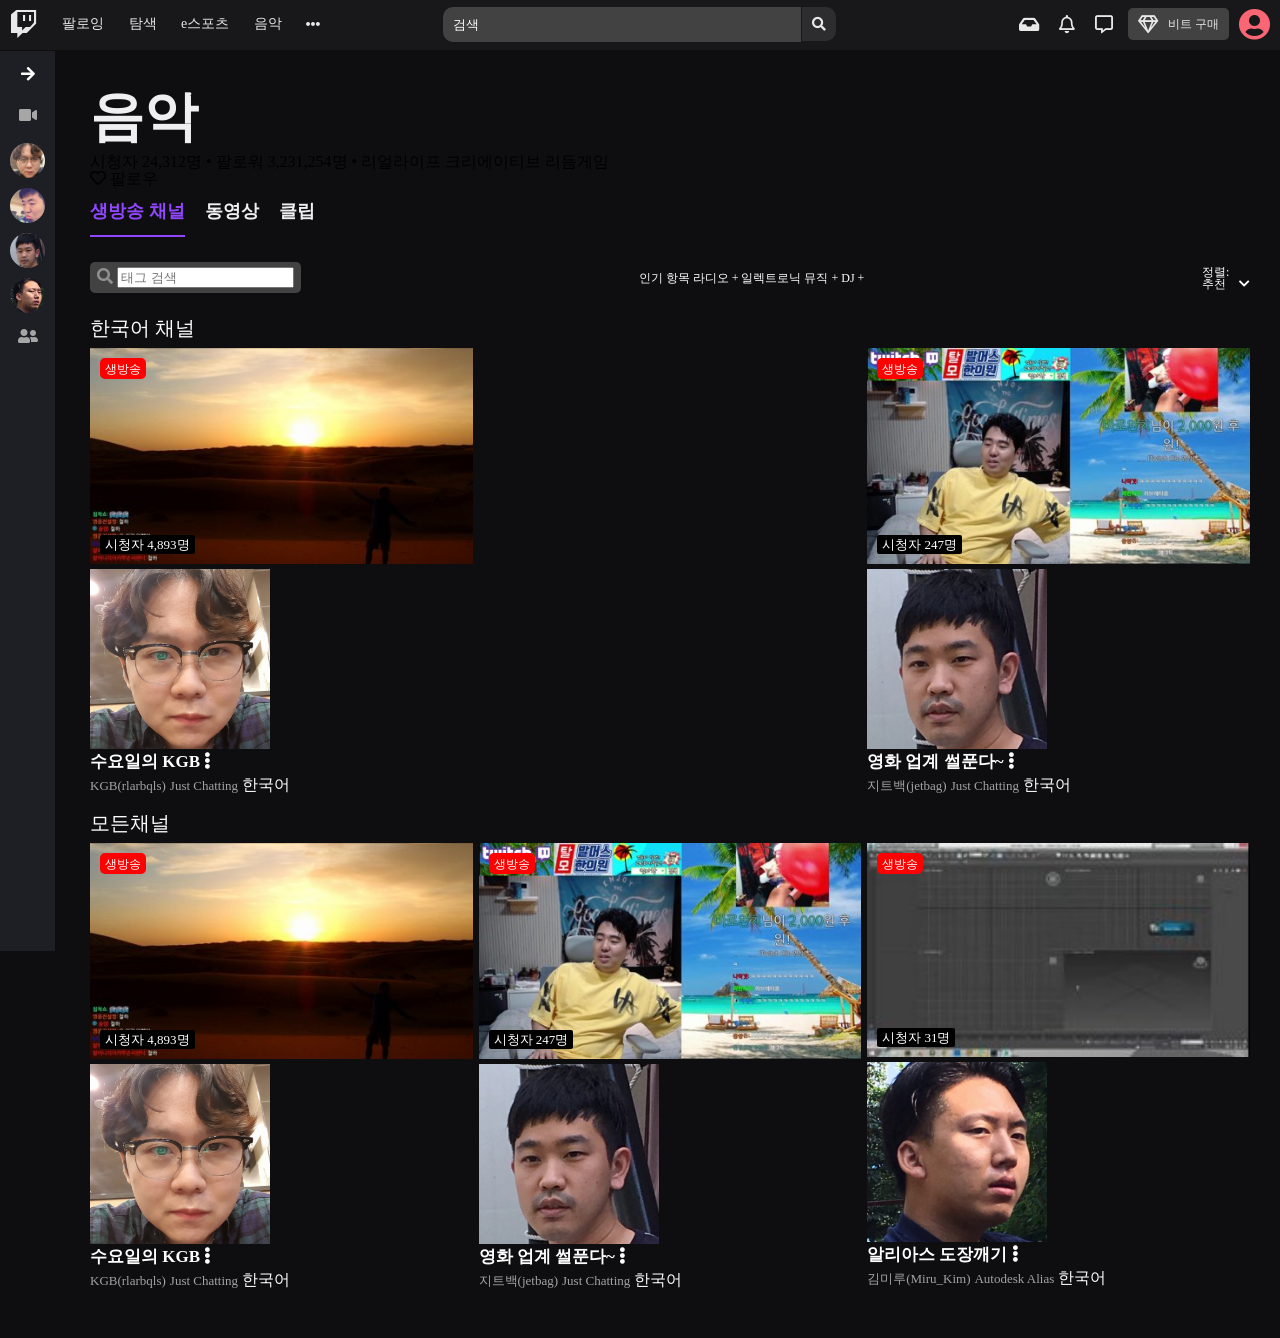
<file: music.html>
<!DOCTYPE html>
<html lang="en">
  <head>
    <meta charset="UTF-8" />
    <meta name="viewport" content="width=device-width, initial-scale=1.0" />
    <link
      rel="stylesheet"
      href="https://use.fontawesome.com/releases/v5.14.0/css/all.css"
      integrity="sha384-HzLeBuhoNPvSl5KYnjx0BT+WB0QEEqLprO+NBkkk5gbc67FTaL7XIGa2w1L0Xbgc"
      crossorigin="anonymous"
    />
    <link rel="stylesheet" href="css/styles.css" />
    <title>Twitch</title>
  </head>
  <body>
    <header class="header">
      <div class="header__column">
        <a href="index.html" class="header__link">
         
        <i class="fab fa-twitch fa-2x"></i>
        
        </a>
        <a href="following.html" class="header__link">
          <span class="header__title">팔로잉</span>
        </a>
        <a href="explore.html" class="header__link">
          <span class="header__title">탐색</span>
        </a>
      
        <a href="esports.html" class="header__link">
          <span class="header__title">e스포츠</span>
        </a>
        <a href="music.html" class="header__link">
          <span class="header__title">음악</span>
        </a>
        <a href="" class="header__link">
        <i class="fas fa-ellipsis-h"></i>
      </a>
      </div>

      <div class="header__column">
        <span class="header__search-bar">
          <input type="text" class="header__search-text" placeholder="검색" />
          <i class="fas fa-search"></i>
        </span>
      </div>
      <div class="header__column">
        <i class="fas fa-inbox header__btn"></i>
        <i class="far fa-bell header__btn"></i>
        <i class="far fa-comment-alt header__btn"></i>
        <span class="header__btn buy-btn">
          <i class="far fa-gem"></i>
          <span class="header__btn-title">비트 구매</span>
        </span>
        <i class="fas fa-user-circle fa-2x user__profile"></i>
      </div>
    </header>
    <nav class="nav">
      <i class="fas fa-arrow-right"></i>
      <i class="fas fa-video"></i>
      <img src="images/user1.png" class="nav__user" />
      <img src="images/user2.png" class="nav__user" />
      <img src="images/user3.png" class="nav__user" />
      <img src="images/user4.png" class="nav__user" />
      <i class="fas fa-user-friends"></i>
    </nav>
    <main class="main">
      <div class="screen">
        <div class="screen__title">음악</div>
        <div class="screen__status">
          시청자 24,312명 • 팔로워 3,231,254명 •
          <span class="screen__status-tag">리얼라이프</span>
          <span class="screen__status-tag">크리에이티브</span>
          <span class="screen__status-tag">리듬게임</span>
        </div>
        <div class="screen__follow-btn">
          <i class="far fa-heart"></i>
          <span class="follow-btn__title">팔로우</span>
        </div>
        <div class="screen__nav">
          <ul class="screen__nav-list">
            <li class="screen__nav-title">
              생방송 채널
            </li>
            <li class="screen__nav-title">
              동영상
            </li>
            <li class="screen__nav-title">
              클립
            </li>
          </ul>
        </div>
        <div class="explore__arrange-bar">
          <div class="arrange-bar__filter">
            <div class="filter__search-box">
              <i class="fas fa-search"></i>
              <input type="text" class="serch-tag" placeholder="태그 검색" />
            </div>
          </div>
          <div class="arrange-bar__etc">
            <span class="etc__title">인기 항목</span>
            <span class="etc__tag">라디오 +</span>
            <span class="etc__tag">일렉트로닉 뮤직 +</span>
            <span class="etc__tag">DJ +</span>

          </div>
          <div class="arrage-bar__arrange">
            <span class="arrange__title">정렬:</span>
            <div class="arrange_dropdown-btn">
              <span class="btn-title">추천</span>
              <i class="fas fa-chevron-down"></i>
            </div>
          </div>
        </div>
        <div class="screen__channels">
          <div class="screen__channels__title">한국어 채널</div>
          <ul class="screen__channels-list">
            <li class="channel">
              <div class="channel__screen">
                <img src="images/screen1.jpg" class="channel__screen-shot" />
                <span class="channel__screen-status">생방송</span>
                <span class="channel__screen-number">시청자 4,893명</span>
              </div>
              <img src="images/user1.png" class="channel__user" />
              <div class="channel__title">
                <span class="title-name">수요일의 KGB</span>
                <i class="fas fa-ellipsis-v"></i>
              </div>
              <span class="channel__name">KGB(rlarbqls)</span>
              <span class="channel__status">Just Chatting</span>
              <span class="channel__tag">한국어</span>
            </li>
            <li class="channel">
              <div class="channel__screen">
                <img src="images/screen3.jpg" class="channel__screen-shot" />
                <span class="channel__screen-status">생방송</span>
                <span class="channel__screen-number">시청자 247명</span>
              </div>
              <img src="images/user3.png" class="channel__user" />
              <div class="channel__title">
                <span class="title-name">영화 업계 썰푼다~</span>
                <i class="fas fa-ellipsis-v"></i>
              </div>
              <span class="channel__name">지트백(jetbag)</span>
              <span class="channel__status">Just Chatting</span>
              <span class="channel__tag">한국어</span>
            </li>
            
          </ul>
        </div>
        <div class="screen__channels">
          <div class="screen__channels__title">모든채널</div>
          <ul class="screen__channels-list">
            <li class="channel">
              <div class="channel__screen">
                <img src="images/screen1.jpg" class="channel__screen-shot" />
                <span class="channel__screen-status">생방송</span>
                <span class="channel__screen-number">시청자 4,893명</span>
              </div>
              <img src="images/user1.png" class="channel__user" />
              <div class="channel__title">
                <span class="title-name">수요일의 KGB</span>
                <i class="fas fa-ellipsis-v"></i>
              </div>
              <span class="channel__name">KGB(rlarbqls)</span>
              <span class="channel__status">Just Chatting</span>
              <span class="channel__tag">한국어</span>
            </li>
            <li class="channel">
              <div class="channel__screen">
                <img src="images/screen3.jpg" class="channel__screen-shot" />
                <span class="channel__screen-status">생방송</span>
                <span class="channel__screen-number">시청자 247명</span>
              </div>
              <img src="images/user3.png" class="channel__user" />
              <div class="channel__title">
                <span class="title-name">영화 업계 썰푼다~</span>
                <i class="fas fa-ellipsis-v"></i>
              </div>
              <span class="channel__name">지트백(jetbag)</span>
              <span class="channel__status">Just Chatting</span>
              <span class="channel__tag">한국어</span>
            </li>
            <li class="channel">
              <div class="channel__screen">
                <img src="images/screen4.jpg" class="channel__screen-shot" />
                <span class="channel__screen-status">생방송</span>
                <span class="channel__screen-number">시청자 31명</span>
              </div>
              <img src="images/user4.png" class="channel__user" />
              <div class="channel__title">
                <span class="title-name">알리아스 도장깨기</span>
                <i class="fas fa-ellipsis-v"></i>
              </div>
              <span class="channel__name">김미루(Miru_Kim)</span>
              <span class="channel__status">Autodesk Alias</span>
              <span class="channel__tag">한국어</span>
            </li>
          </ul>
        </div>
      </div>
    </main>
  </body>
</html>
</file>
<file: css/styles.css>
@import "reset.css";
@import "header.css";
@import "nav.css";
@import "channel.css";
@import "following.css";
@import "categories.css";
@import "explore.css";
@import "banner.css";
@import "livegame.css";
@import "highlight.css";

*{
    box-sizing: border-box;
    
}

body{
    background-color: #0E0E10;
}
a{
    color: inherit;
    text-decoration-line: none;
}
.main{
 margin-top: 50px;
 margin-left: 60px;
 padding:30px;
}

img{
    width: 180px;
}

.screen__division{
   padding: 10px;
    border-top: 1px solid gray;
    opacity: 0.4;
}
.screen__division-btn{
    display: flex;
    align-items: center;
}



.division__button{
    transform: translateY(-8px);
    width: 10%;
    color: #9a6bf1;
    text-align: center;
    padding:10px 5px;
}
.division__button i{
    padding-left: 10px;
}

.screen__division-half{
    width: 45%;
    padding: 10px;
     border-top: 1px solid gray;
     opacity: 0.4;
 }
 .division__button:hover{
     background-color: #3e3e3e;
     border-radius: 7px;
 }
</file>
